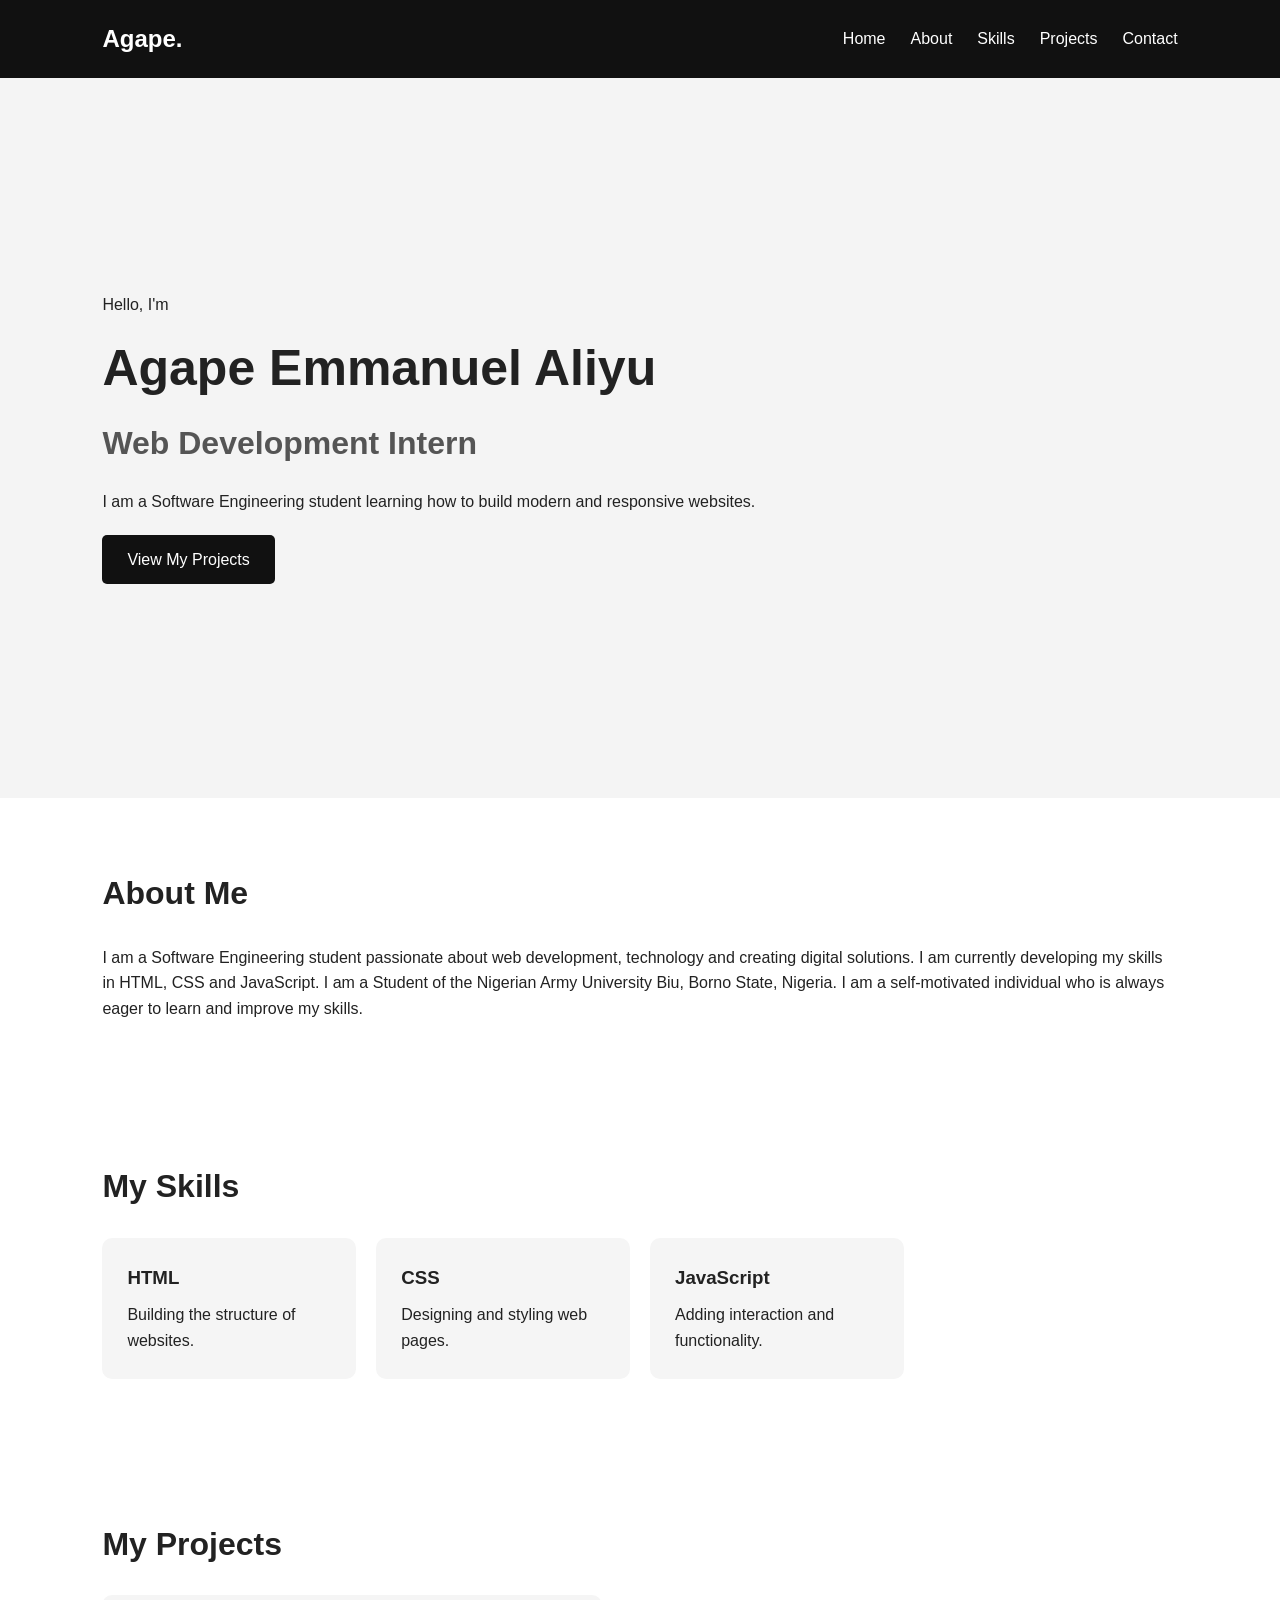
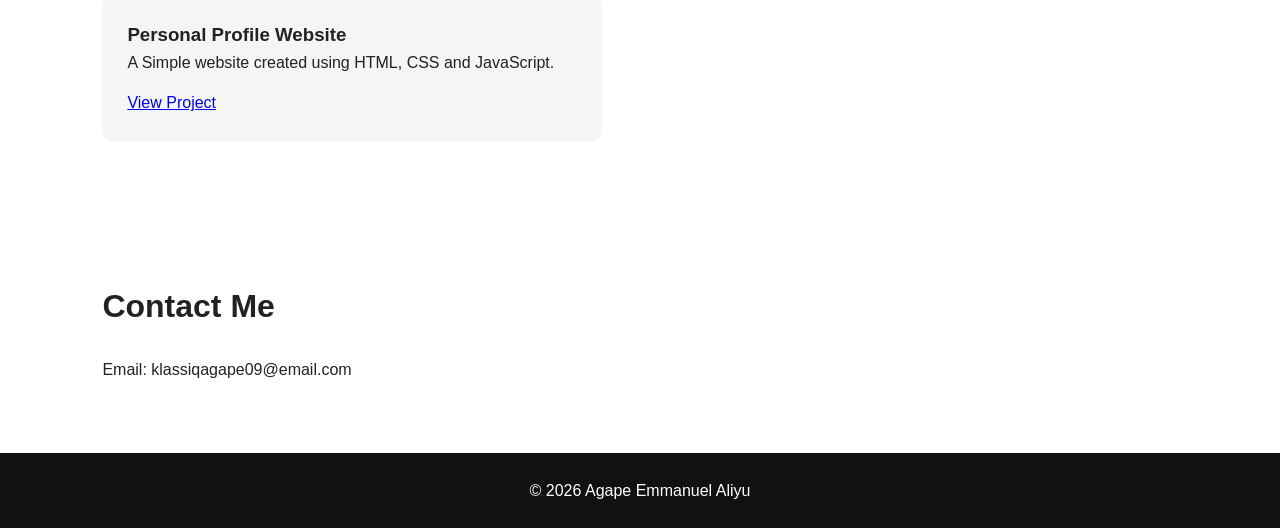
<file: index.html>
<!DOCTYPE html>
<html lang="en">
<head>
    <meta charset="UTF-8">
    <meta name="viewport" content="width=device-width, initial-scale=1.0">

    <title>Agape Emmanuel Aliyu | Web Developer</title>

    <link rel="stylesheet" href="style.css">
</head>

<body>

    <!-- Navigation -->
    <header>
        <nav>
            <h2>Agape.</h2>

            <ul>
                <li><a href="#home">Home</a></li>
                <li><a href="#about">About</a></li>
                <li><a href="#skills">Skills</a></li>
                <li><a href="#projects">Projects</a></li>
                <li><a href="#contact">Contact</a></li>
            </ul>
        </nav>
    </header>


    <!-- Hero Section -->
    <section id="home" class="hero">

        <div class="hero-text">
            <p>Hello, I'm</p>

            <h1>Agape Emmanuel Aliyu</h1>

            <h2>Web Development Intern</h2>

            <p>
                I am a Software Engineering student learning how to
                build modern and responsive websites.
            </p>

            <a href="#projects" class="button">
                View My Projects
            </a>
        </div>

    </section>


    <!-- About -->
    <section id="about">

        <h2>About Me</h2>

        <p>
            I am a Software Engineering student passionate about
            web development, technology and creating digital solutions.
            I am currently developing my skills in HTML, CSS and JavaScript.
            I am a Student of the Nigerian Army University Biu, Borno State, Nigeria. I am a self-motivated individual who is always eager to learn and improve my skills.
        </p>

    </section>


    <!-- Skills -->
    <section id="skills">

        <h2>My Skills</h2>

        <div class="skills">

            <div class="skill">
                <h3>HTML</h3>
                <p>Building the structure of websites.</p>
            </div>

            <div class="skill">
                <h3>CSS</h3>
                <p>Designing and styling web pages.</p>
            </div>

            <div class="skill">
                <h3>JavaScript</h3>
                <p>Adding interaction and functionality.</p>
            </div>

        
            </div>

        </div>

    </section>


    <!-- Projects -->
    <section id="projects">

        <h2>My Projects</h2>

        <div class="project">

            <h3>Personal Profile Website</h3>

            <p>
                A Simple website created using
                HTML, CSS and JavaScript.
            </p>

            <a href="#">View Project</a>

        </div>

    </section>


    <!-- Contact -->
    <section id="contact">

        <h2>Contact Me</h2>

        <p>Email: klassiqagape09@email.com</p>


    </section>


    <!-- Footer -->
    <footer>

        <p>
            © 2026 Agape Emmanuel Aliyu        </p>

    </footer>

    <script src="script.js"></script>

</body>
</html>
</file>
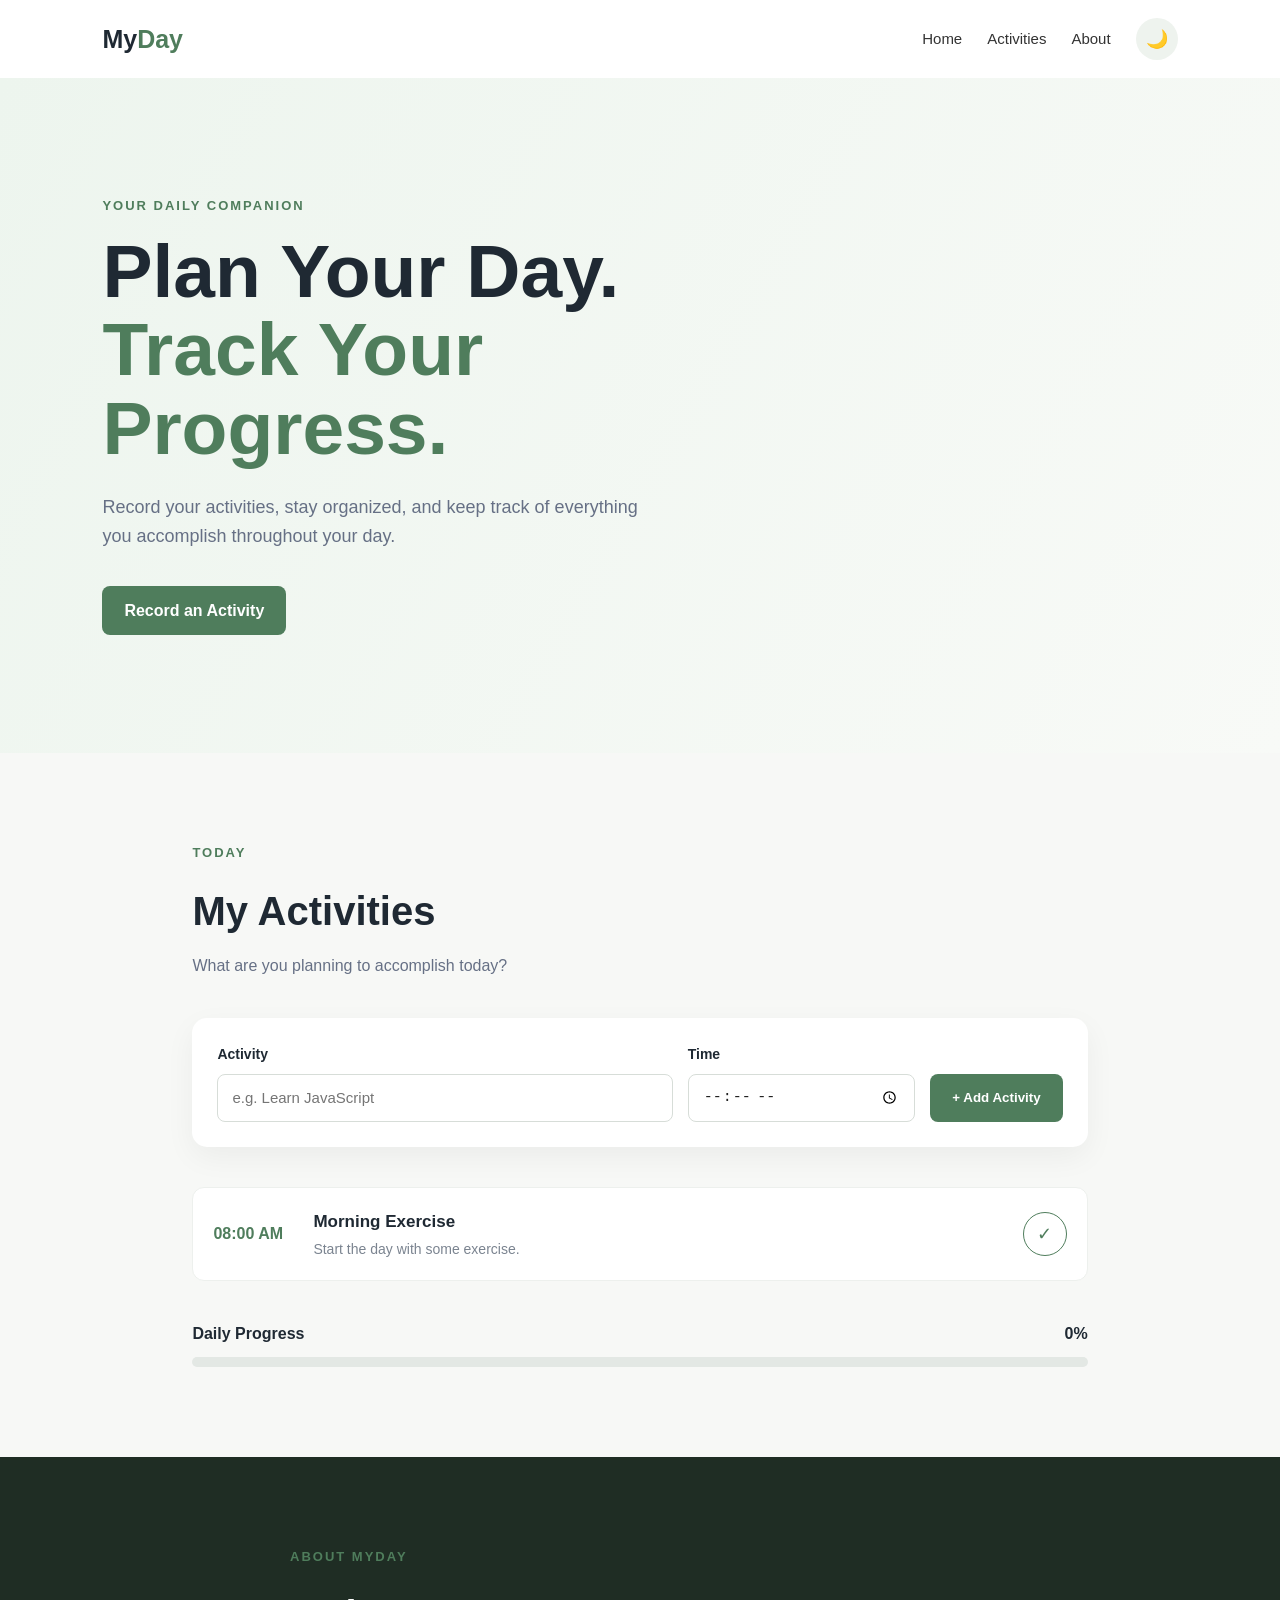
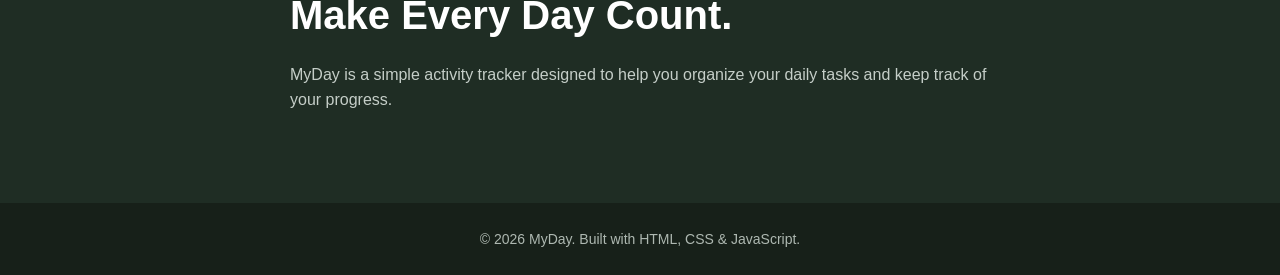
<file: MY Day/index.html>
<!DOCTYPE html>
<html lang="en">
<head>
    <meta charset="UTF-8">

    <!-- Makes the website responsive on phones -->
    <meta name="viewport" content="width=device-width, initial-scale=1.0">

    <title>MyDay - Daily Activity Tracker</title>

    <!-- Connect our CSS file -->
    <link rel="stylesheet" href="style.css">
</head>

<body>

    <!-- ================= HEADER ================= -->
    <header class="navbar">

        <div class="logo">
            My<span>Day</span>
        </div>

        <nav>
            <a href="#home">Home</a>
            <a href="#activities">Activities</a>
            <a href="#about">About</a>

            <!-- JavaScript will control this button -->
            <button id="themeButton">🌙</button>
        </nav>

    </header>


    <!-- ================= HERO SECTION ================= -->
    <section class="hero" id="home">

        <div class="hero-content">

            <p class="small-title">YOUR DAILY COMPANION</p>

            <h1>
                Plan Your Day.<br>
                <span>Track Your Progress.</span>
            </h1>

            <p>
                Record your activities, stay organized,
                and keep track of everything you accomplish
                throughout your day.
            </p>

            <a href="#activities" class="hero-button">
                Record an Activity
            </a>

        </div>

    </section>


    <!-- ================= ACTIVITY SECTION ================= -->
    <section class="activities-section" id="activities">

        <div class="section-heading">

            <p class="small-title">TODAY</p>

            <h2>My Activities</h2>

            <p>
                What are you planning to accomplish today?
            </p>

        </div>


        <!-- Activity form -->
        <form id="activityForm" class="activity-form">

            <div class="input-group">

                <label for="activity">
                    Activity
                </label>

                <input
                    type="text"
                    id="activity"
                    placeholder="e.g. Learn JavaScript"
                    required
                >

            </div>


            <div class="input-group">

                <label for="time">
                    Time
                </label>

                <input
                    type="time"
                    id="time"
                    required
                >

            </div>


            <button type="submit" class="add-button">
                + Add Activity
            </button>

        </form>


        <!-- Activities will appear here -->
        <div id="activityList" class="activity-list">

            <!-- Example activity -->
            <div class="activity-card">

                <div class="activity-time">
                    08:00 AM
                </div>

                <div class="activity-info">
                    <h3>Morning Exercise</h3>
                    <p>Start the day with some exercise.</p>
                </div>

                <button class="complete-button">
                    ✓
                </button>

            </div>

        </div>


        <!-- Progress -->
        <div class="progress-container">

            <div class="progress-header">
                <span>Daily Progress</span>
                <span id="progressText">0%</span>
            </div>

            <div class="progress-bar">

                <div
                    id="progress"
                    class="progress"
                ></div>

            </div>

        </div>

    </section>


    <!-- ================= ABOUT ================= -->
    <section class="about" id="about">

        <div>

            <p class="small-title">ABOUT MYDAY</p>

            <h2>Make Every Day Count.</h2>

            <p>
                MyDay is a simple activity tracker designed
                to help you organize your daily tasks and
                keep track of your progress.
            </p>

        </div>

    </section>


    <!-- ================= FOOTER ================= -->
    <footer>

        <p>
            © 2026 MyDay. Built with HTML, CSS & JavaScript.
        </p>

    </footer>


    <!-- Connect JavaScript -->
    <script src="script.js"></script>

</body>
</html>
</file>
<file: style.css>
* {
    margin: 0;
    padding: 0;
    box-sizing: border-box;
}

body {
    font-family: Arial, sans-serif;
    line-height: 1.6;
    color: #222;
}

header {
    background: #111;
    padding: 20px 8%;
}

nav {
    display: flex;
    justify-content: space-between;
    align-items: center;
}

nav h2 {
    color: white;
}

nav ul {
    display: flex;
    list-style: none;
    gap: 25px;
}

nav a {
    color: white;
    text-decoration: none;
}

.hero {
    min-height: 80vh;
    display: flex;
    align-items: center;
    padding: 60px 8%;
    background: #f4f4f4;
}

.hero-text {
    max-width: 700px;
}

.hero h1 {
    font-size: 50px;
    margin: 10px 0;
}

.hero h2 {
    color: #555;
    margin-bottom: 20px;
}

.button {
    display: inline-block;
    margin-top: 20px;
    padding: 12px 25px;
    background: #111;
    color: white;
    text-decoration: none;
    border-radius: 5px;
}

section {
    padding: 70px 8%;
}

section h2 {
    margin-bottom: 25px;
    font-size: 32px;
}

.skills {
    display: grid;
    grid-template-columns: repeat(4, 1fr);
    gap: 20px;
}

.skill,
.project {
    padding: 25px;
    background: #f5f5f5;
    border-radius: 10px;
}

.skill h3 {
    margin-bottom: 10px;
}

.project {
    max-width: 500px;
}

.project a {
    display: inline-block;
    margin-top: 15px;
}

footer {
    text-align: center;
    padding: 25px;
    background: #111;
    color: white;
}


/* Mobile */
@media (max-width: 768px) {

    nav {
        flex-direction: column;
        gap: 15px;
    }

    nav ul {
        flex-wrap: wrap;
        justify-content: center;
    }

    .hero h1 {
        font-size: 38px;
    }

    .skills {
        grid-template-columns: 1fr;
    }
}
</file>
<file: MY Day/style.css>
/* ===============================
   RESET
================================ */

* {
    margin: 0;
    padding: 0;
    box-sizing: border-box;
}

html {
    scroll-behavior: smooth;
}

body {
    font-family: Arial, sans-serif;
    background: #f7f8f6;
    color: #1f2933;
    line-height: 1.6;
    transition: background 0.3s ease, color 0.3s ease;
}


/* ===============================
   NAVBAR
================================ */

.navbar {
    width: 100%;
    padding: 18px 8%;

    display: flex;
    justify-content: space-between;
    align-items: center;

    background: white;

    position: sticky;
    top: 0;
    z-index: 100;

    transition: background 0.3s ease;
}

.logo {
    font-size: 25px;
    font-weight: bold;
}

.logo span {
    color: #4f7d5c;
}

nav {
    display: flex;
    align-items: center;
    gap: 25px;
}

nav a {
    text-decoration: none;
    color: #333;
    font-size: 15px;
}

nav a:hover {
    color: #4f7d5c;
}


/* ===============================
   DARK MODE BUTTON
================================ */

#themeButton {
    width: 42px;
    height: 42px;

    border: none;
    border-radius: 50%;

    background: #eef3ee;

    cursor: pointer;

    display: flex;
    align-items: center;
    justify-content: center;

    font-size: 18px;

    transition: 0.3s ease;
}

#themeButton:hover {
    transform: scale(1.08);
}


/* ===============================
   HERO
================================ */

.hero {
    min-height: 75vh;

    display: flex;
    align-items: center;

    padding: 80px 8%;

    background: linear-gradient(
        120deg,
        #edf5ee,
        #f8faf7
    );

    transition: background 0.3s ease;
}

.hero-content {
    max-width: 700px;
}

.small-title {
    color: #4f7d5c;
    font-size: 13px;
    font-weight: bold;
    letter-spacing: 2px;
    margin-bottom: 15px;
}

.hero h1 {
    font-size: clamp(42px, 7vw, 75px);
    line-height: 1.05;
    margin-bottom: 25px;
}

.hero h1 span {
    color: #4f7d5c;
}

.hero p:not(.small-title) {
    max-width: 550px;
    color: #667085;
    font-size: 18px;
    margin-bottom: 35px;
}


/* ===============================
   BUTTONS
================================ */

.hero-button,
.add-button {
    display: inline-flex;

    align-items: center;
    justify-content: center;

    min-height: 48px;

    padding: 12px 22px;

    background: #4f7d5c;
    color: white;

    border: none;
    border-radius: 8px;

    text-decoration: none;

    font-weight: bold;

    cursor: pointer;

    transition: 0.25s ease;
}

.hero-button:hover,
.add-button:hover {
    background: #3d6348;
    transform: translateY(-2px);
}


/* ===============================
   ACTIVITIES
================================ */

.activities-section {
    padding: 90px 8%;
    max-width: 1100px;
    margin: auto;
}

.section-heading {
    margin-bottom: 40px;
}

.section-heading h2 {
    font-size: 40px;
    margin-bottom: 10px;
}

.section-heading > p:last-child {
    color: #667085;
}


/* ===============================
   FORM
================================ */

.activity-form {
    display: grid;

    grid-template-columns: 2fr 1fr auto;

    gap: 15px;

    align-items: end;

    background: white;

    padding: 25px;

    border-radius: 15px;

    box-shadow: 0 10px 30px rgba(0, 0, 0, 0.05);

    margin-bottom: 40px;

    transition: background 0.3s ease;
}

.input-group {
    display: flex;
    flex-direction: column;
}

.input-group label {
    margin-bottom: 8px;
    font-weight: bold;
    font-size: 14px;
}

.input-group input {
    width: 100%;

    min-height: 48px;

    padding: 12px 14px;

    border: 1px solid #d7ddd8;

    border-radius: 8px;

    font-size: 15px;

    outline: none;

    background: white;
    color: #222;
}

.input-group input:focus {
    border-color: #4f7d5c;
}


/* ===============================
   ACTIVITY LIST
================================ */

.activity-list {
    display: flex;
    flex-direction: column;
    gap: 15px;
}

.activity-card {
    background: white;

    padding: 20px;

    border-radius: 12px;

    display: flex;
    align-items: center;

    gap: 20px;

    border: 1px solid #edf0ed;

    transition: background 0.3s ease;
}

.activity-time {
    font-weight: bold;
    color: #4f7d5c;
    min-width: 80px;
}

.activity-info {
    flex: 1;
}

.activity-info h3 {
    font-size: 17px;
    margin-bottom: 3px;
}

.activity-info p {
    color: #7b8490;
    font-size: 14px;
}


/* ===============================
   COMPLETE BUTTON
================================ */

.complete-button {
    width: 44px;
    height: 44px;

    flex-shrink: 0;

    border-radius: 50%;

    border: 1px solid #4f7d5c;

    background: white;

    color: #4f7d5c;

    cursor: pointer;

    display: flex;
    align-items: center;
    justify-content: center;

    font-size: 18px;

    transition: 0.25s ease;
}

.complete-button:hover {
    background: #4f7d5c;
    color: white;
    transform: scale(1.05);
}


/* Completed */

.activity-card.completed {
    opacity: 0.6;
}

.activity-card.completed h3 {
    text-decoration: line-through;
}


/* ===============================
   PROGRESS
================================ */

.progress-container {
    margin-top: 40px;
}

.progress-header {
    display: flex;
    justify-content: space-between;

    margin-bottom: 10px;

    font-weight: bold;
}

.progress-bar {
    width: 100%;
    height: 10px;

    background: #e3e8e4;

    border-radius: 20px;

    overflow: hidden;
}

.progress {
    height: 100%;
    width: 0%;

    background: #4f7d5c;

    transition: width 0.4s ease;
}


/* ===============================
   ABOUT
================================ */

.about {
    padding: 90px 8%;

    background: #1f2d24;

    color: white;
}

.about div {
    max-width: 700px;
    margin: auto;
}

.about h2 {
    font-size: 40px;
    margin-bottom: 15px;
}

.about p:last-child {
    color: #c5cec8;
}


/* ===============================
   FOOTER
================================ */

footer {
    padding: 25px;

    text-align: center;

    background: #172019;

    color: #aeb8b1;

    font-size: 14px;
}


/* =================================================
   DARK MODE
================================================= */

body.dark {
    background: #101512;
    color: #f1f5f2;
}


/* Navbar */

body.dark .navbar {
    background: #18201b;
    border-bottom: 1px solid #29332c;
}

body.dark nav a {
    color: #e6ebe7;
}

body.dark nav a:hover {
    color: #78a984;
}


/* Theme button */

body.dark #themeButton {
    background: #29332c;
    color: white;
}


/* Hero */

body.dark .hero {
    background: linear-gradient(
        120deg,
        #121b15,
        #1b261f
    );
}


/* Hero paragraph */

body.dark .hero p:not(.small-title) {
    color: #aeb8b1;
}


/* Section text */

body.dark .section-heading > p:last-child {
    color: #aeb8b1;
}


/* Form */

body.dark .activity-form {
    background: #1b241e;

    box-shadow:
        0 10px 30px rgba(0, 0, 0, 0.25);
}


/* Inputs */

body.dark .input-group input {
    background: #111813;

    color: white;

    border-color: #354138;
}

body.dark .input-group input::placeholder {
    color: #7e8b82;
}


/* Activity cards */

body.dark .activity-card {
    background: #1b241e;

    border-color: #2b362e;
}

body.dark .activity-info p {
    color: #9ba79e;
}


/* Complete button */

body.dark .complete-button {
    background: #1b241e;
    color: #79a985;
}

body.dark .complete-button:hover {
    background: #4f7d5c;
    color: white;
}


/* Progress */

body.dark .progress-bar {
    background: #2b352e;
}


/* About */

body.dark .about {
    background: #0b100d;
}


/* Footer */

body.dark footer {
    background: #070a08;
}


/* =================================================
   TABLET
================================================= */

@media (max-width: 900px) {

    .activity-form {
        grid-template-columns: 1fr 1fr;
    }

    .add-button {
        width: 100%;
        grid-column: 1 / -1;
    }
}


/* =================================================
   MOBILE
================================================= */

@media (max-width: 600px) {

    .navbar {
        padding: 16px 5%;
    }

    .logo {
        font-size: 22px;
    }

    nav {
        gap: 10px;
    }

    nav a {
        display: none;
    }


    /* Hero */

    .hero {
        min-height: 70vh;

        padding: 60px 5%;
    }

    .hero h1 {
        font-size: 44px;
    }

    .hero p:not(.small-title) {
        font-size: 16px;
    }

    .hero-button {
        width: 100%;
    }


    /* Activities */

    .activities-section {
        padding: 65px 5%;
    }

    .section-heading h2 {
        font-size: 32px;
    }


    /* Form */

    .activity-form {
        display: flex;

        flex-direction: column;

        align-items: stretch;

        padding: 20px;
    }

    .input-group {
        width: 100%;
    }

    .add-button {
        width: 100%;
        min-height: 50px;
    }


    /* Activity card */

    .activity-card {
        display: grid;

        grid-template-columns: 1fr auto;

        gap: 8px 15px;

        padding: 18px;
    }

    .activity-time {
        grid-column: 1 / -1;

        min-width: auto;

        font-size: 13px;
    }

    .activity-info {
        min-width: 0;
    }

    .activity-info h3 {
        font-size: 16px;

        overflow-wrap: anywhere;
    }

    .activity-info p {
        font-size: 13px;
    }

    .complete-button {
        width: 44px;
        height: 44px;
    }


    /* About */

    .about {
        padding: 65px 5%;
    }

    .about h2 {
        font-size: 32px;
    }

}
</file>
